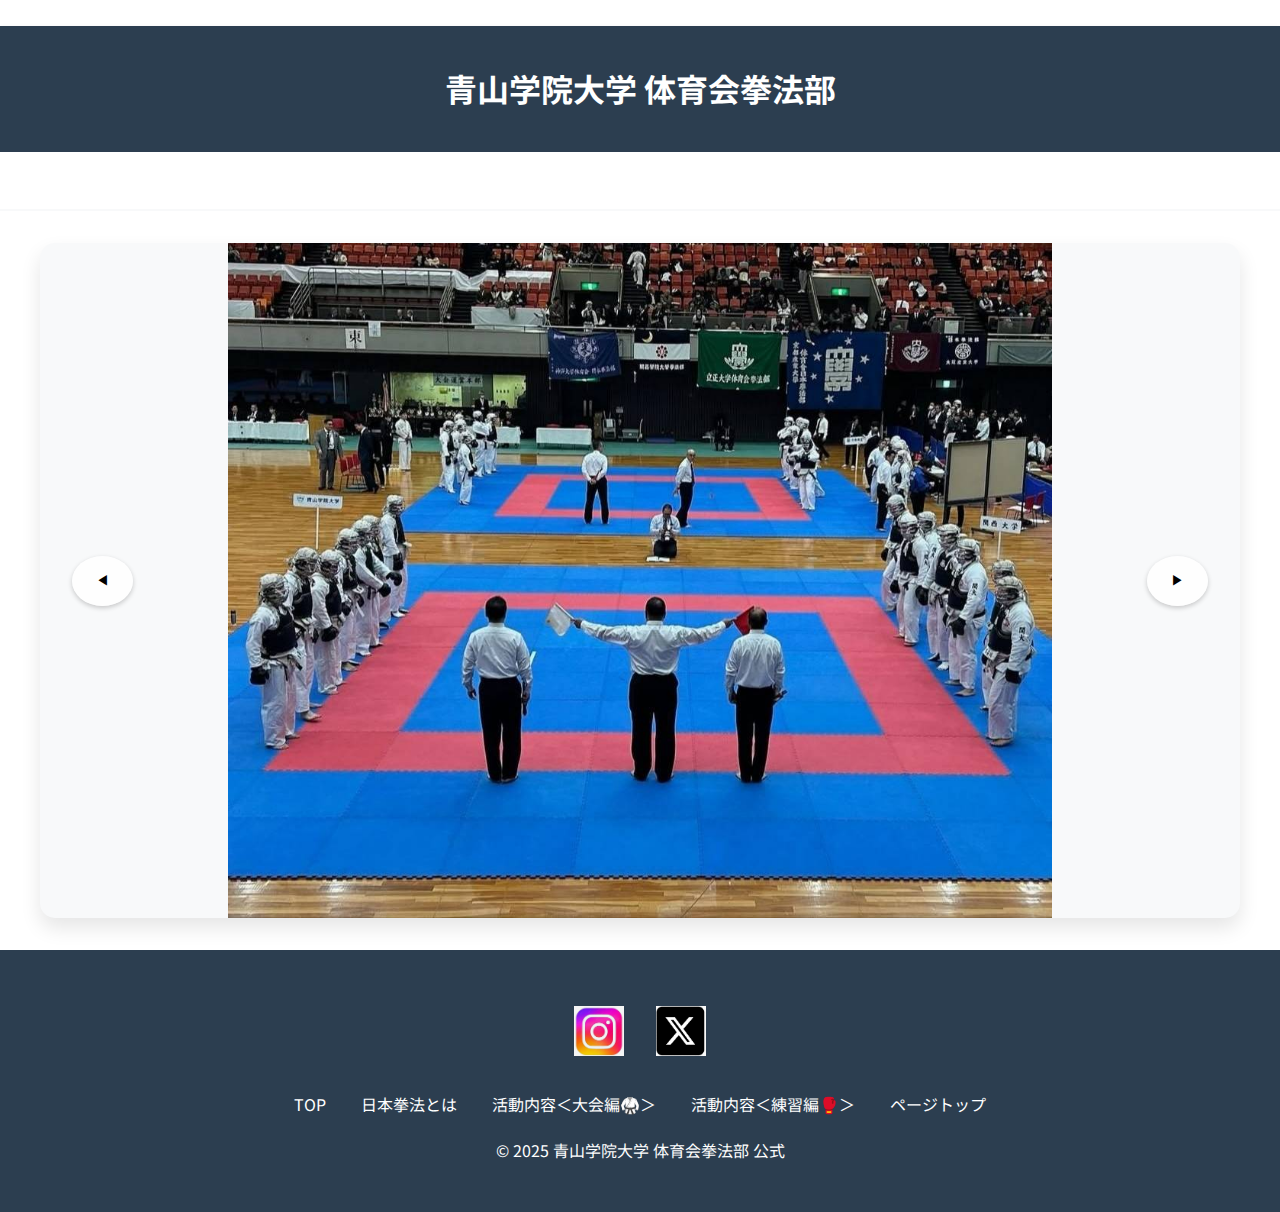
<file: index.html>
<!DOCTYPE html>
<!-- このファイルがHTML5で書かれていることを示す宣言 -->
<html lang="ja">
<head>
    <!-- 文字コードをUTF-8（日本語対応）に設定 -->
    <meta charset="utf-8">

    <meta name="google-site-verification" content="X-j-ZKu-HYowFeCpOQ0DUWsedhhud0iMwY3LYeULemM" />
    <meta name="description" content="青山学院大学 体育会拳法部の公式サイト。活動内容、大会記録などを掲載しています。">
　　<meta name="keywords" content="青山学院大学, 拳法部, 体育会, 大学拳法, 大会記録">
　　<meta name="author" content="青山学院大学体育会拳法部">

    <!-- スマホやタブレットでも見やすく表示するための設定 -->
    <meta name="viewport" content="width=device-width, initial-scale=1.0">
    
    <!-- ブラウザのタブに表示されるタイトル -->
    <title>体育会拳法部公式 TOP｜青山学院大学</title>
    
    <!-- 日本語フォント「Noto Sans JP」をGoogleから読み込む -->
    <link href="https://fonts.googleapis.com/css2?family=Noto+Sans+JP:wght@400;500;700&display=swap" rel="stylesheet">
    
    <!-- 外部スタイルシートを読み込む -->
    <link rel="stylesheet" href="style.css">
</head>
<body>
    <!-- サイトの一番上に表示されるヘッダー -->
    <header class="header">
        <h1>青山学院大学 体育会拳法部</h1>
    </header>

    <!-- ナビゲーション（ページ内リンクのメニュー） -->
    <nav class="nav-container">
        <ul class="nav-menu">
            <!-- 各ページへのリンク -->
            <li><a href="index.html">TOP</a></li>
            <li><a href="about.html">日本拳法とは</a></li>
            <li><a href="members.html">活動内容＜大会編🥋＞</a></li>
            <li><a href="contents.html">活動内容＜練習編🥊＞</a></li>
        </ul>
    </nav>

    <!-- スライドショー（画像が切り替わる部分） -->
    <div class="slideshow-container">
        <!-- 表示中の画像 -->
        <img id="slideshow" 
             class="slide-image"
             src="images/top/整列.jpeg" 
             alt="活動風景">
        
        <!-- 左右の切り替えボタン -->
        <button class="slide-button prev" onclick="changeSlide(-1)">◀</button>
        <button class="slide-button next" onclick="changeSlide(1)">▶</button>
    </div>

    <!-- フッター（ページの下部） -->
    <footer class="footer">
        <!-- SNSリンク -->
        <div class="social-links">
            <a href="https://www.instagram.com/agu_kempo/" target="_blank">
                <img src="images/top/instagram_icon.png" 
                     class="social-icon" 
                     alt="公式Instagram">
            </a>
            <a href="https://x.com/agu_kempo" target="_blank">
                <img src="images/top/x_icon.png" 
                     class="social-icon" 
                     alt="公式X（旧Twitter）">
            </a>
        </div>
        
        <!-- フッター内のメニュー -->
        <nav class="footer-nav">
            <a href="index.html">TOP</a>
            <a href="about.html">日本拳法とは</a>
            <a href="members.html">活動内容＜大会編🥋＞</a>
            <a href="contents.html">活動内容＜練習編🥊＞</a>
            <a href="#top">ページトップ</a>
        </nav>

        <!-- 著作権表記 -->
        <p class="copyright">
            © 2025 青山学院大学 体育会拳法部 公式<br>
        </p>
    </footer>

    <!-- スライドショーの動作をコントロールするJavaScript -->
    <script>
        // 表示する画像の一覧
        const images = [
           
            "images/top/整列.jpeg",  
            "images/top/エンジン.png",  
            "images/top/集合.png"  
        ];

        let currentIndex = 0; // 現在表示している画像の番号
        const slideshow = document.getElementById('slideshow');

        // スライドを切り替える関数（directionは-1または+1）
        function changeSlide(direction) {
            // 画像の番号を更新（ループするようにする）
            currentIndex = (currentIndex + direction + images.length) % images.length;
            // 一度画像を薄くしてから新しい画像に切り替える
            slideshow.style.opacity = 0;
            setTimeout(() => {
                slideshow.src = images[currentIndex];
                slideshow.style.opacity = 1;
            }, 300); // 0.3秒後に画像切り替え
        }

        // 5秒ごとに次の画像に自動で切り替える
        setInterval(() => changeSlide(1), 5000);
    </script>
</body>
</html>
</file>
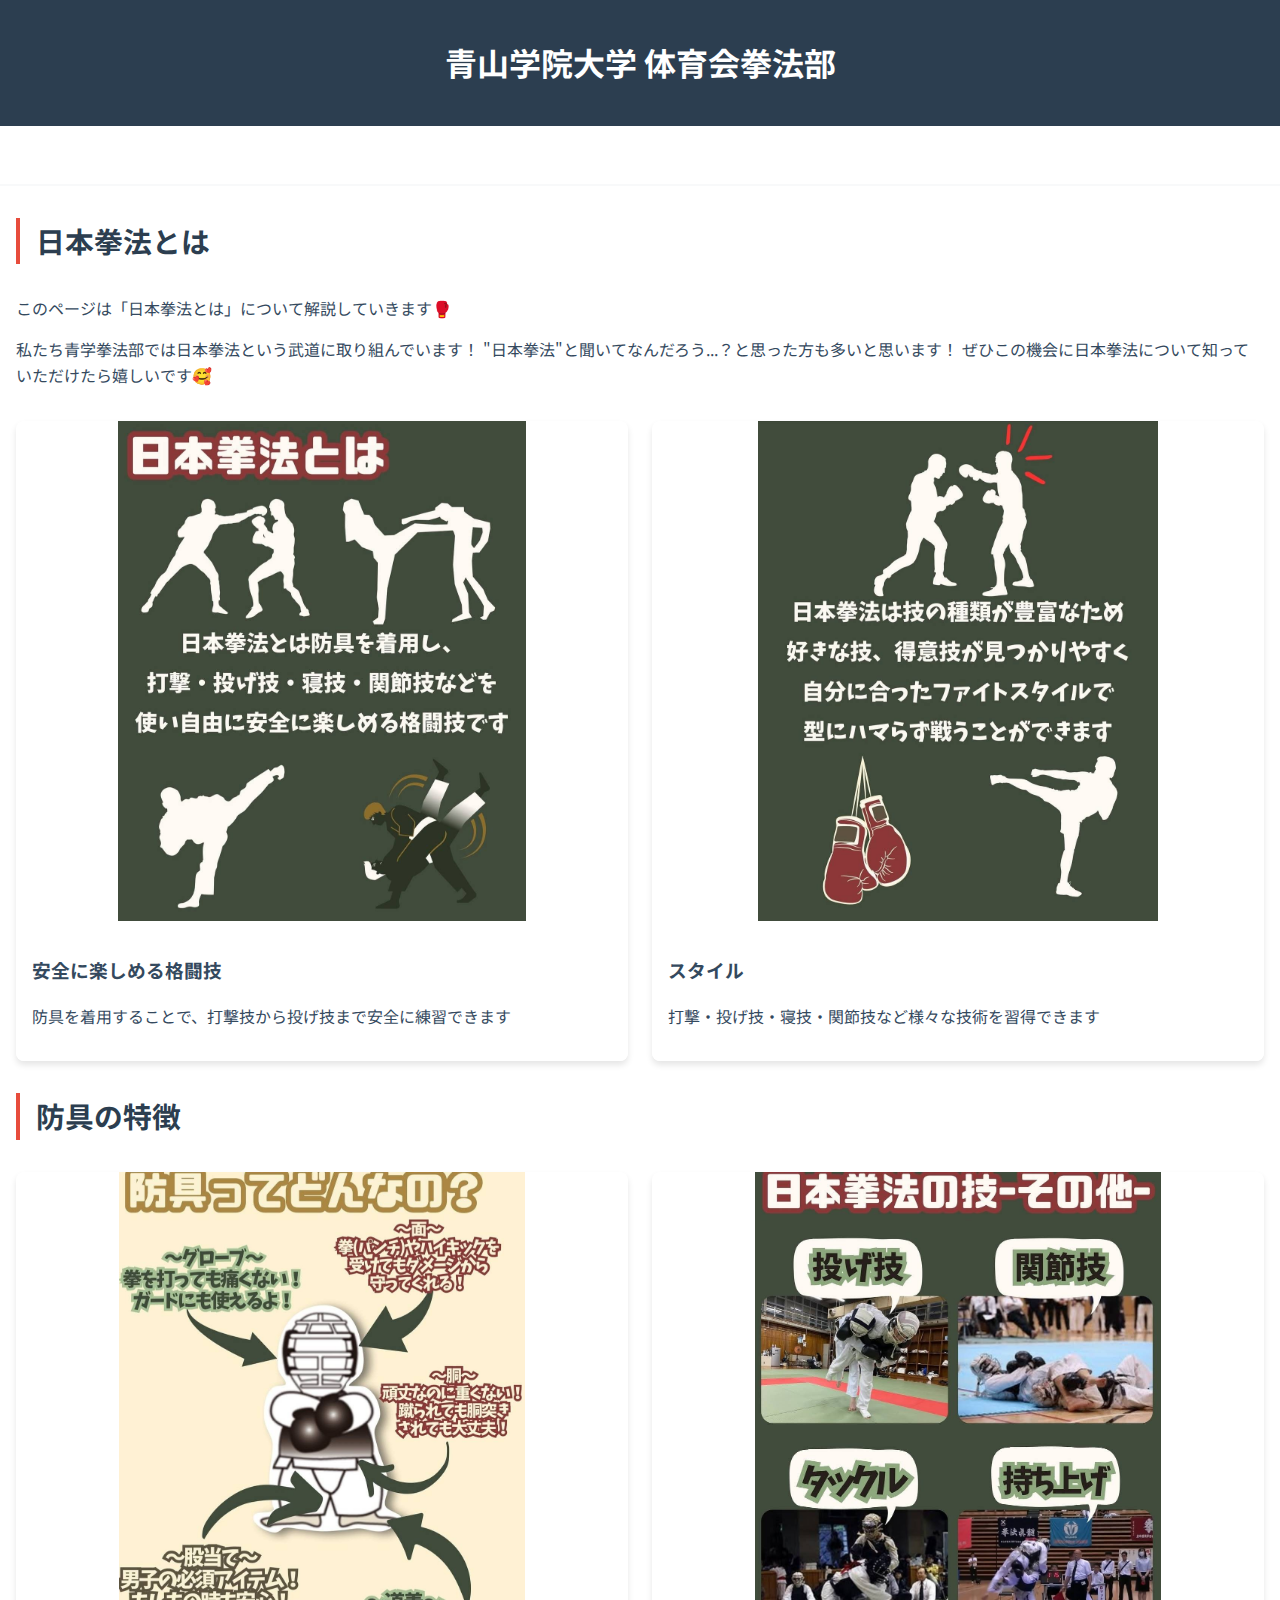
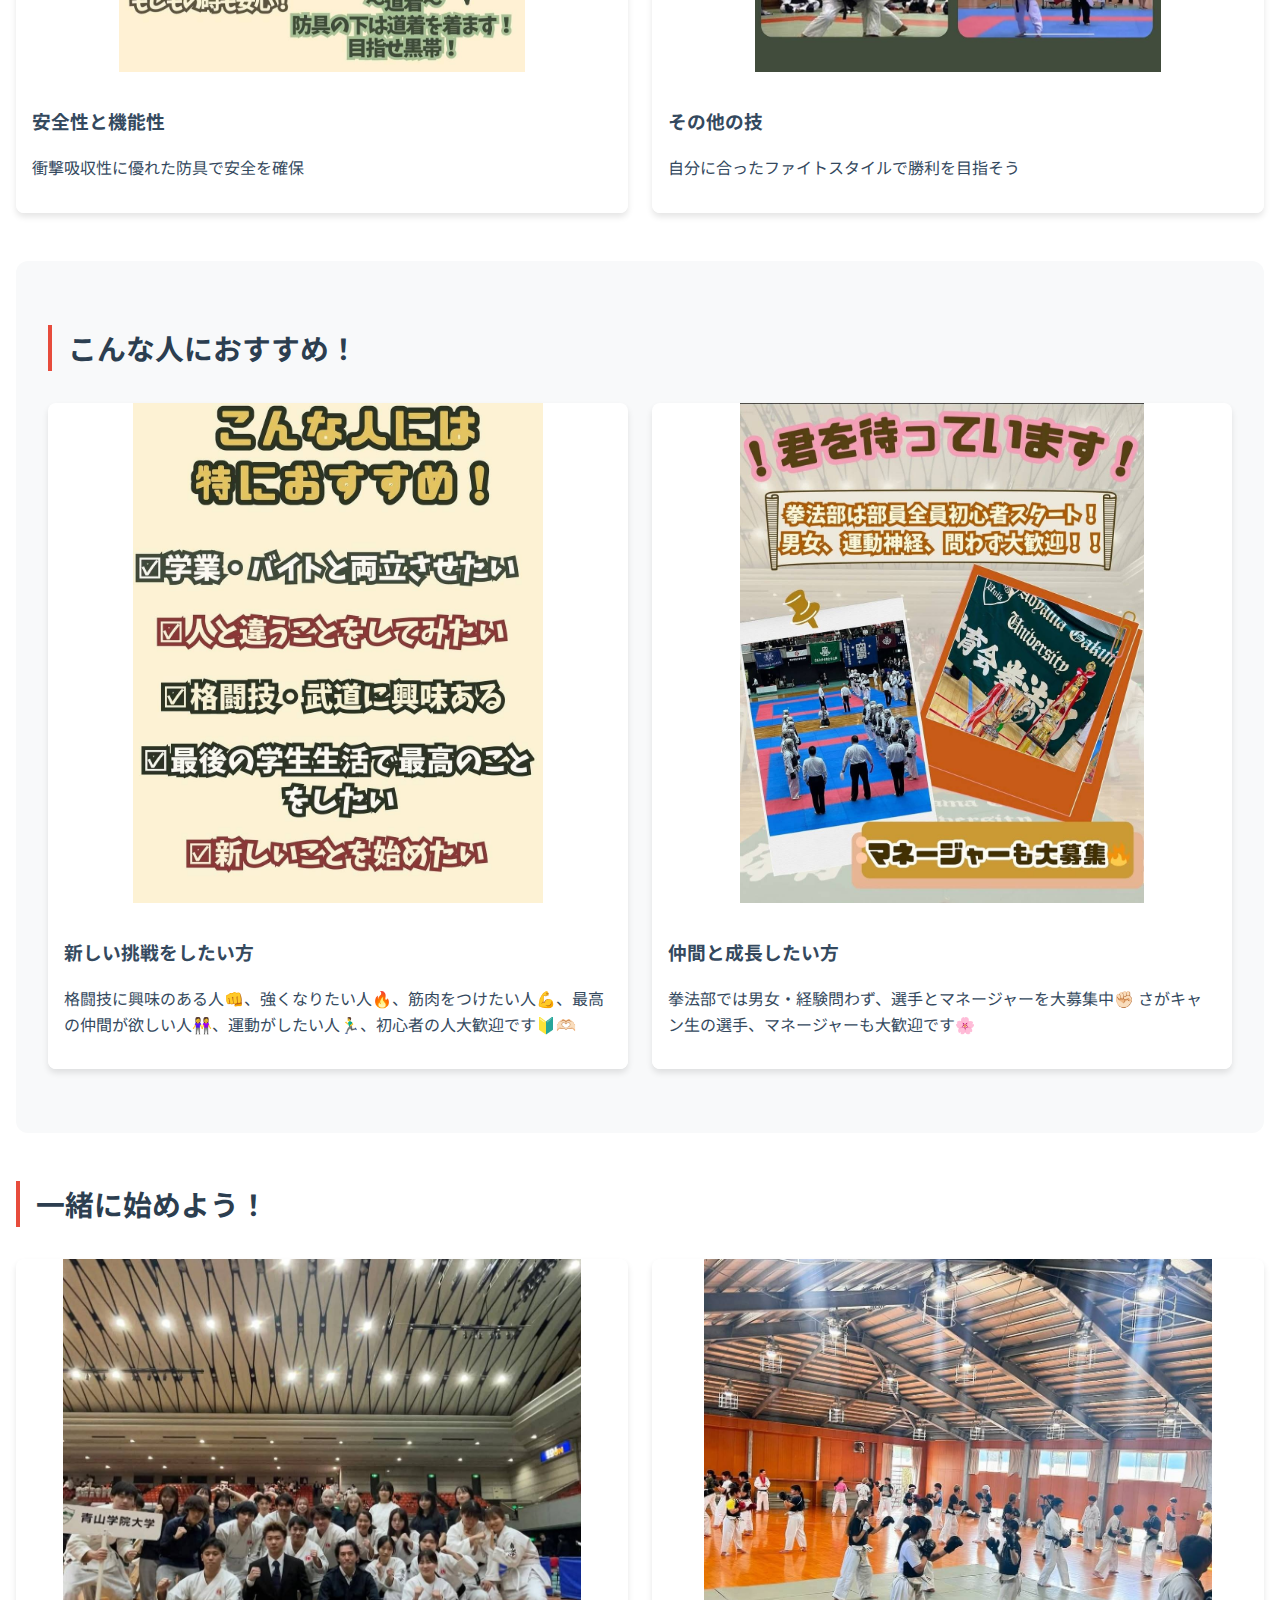
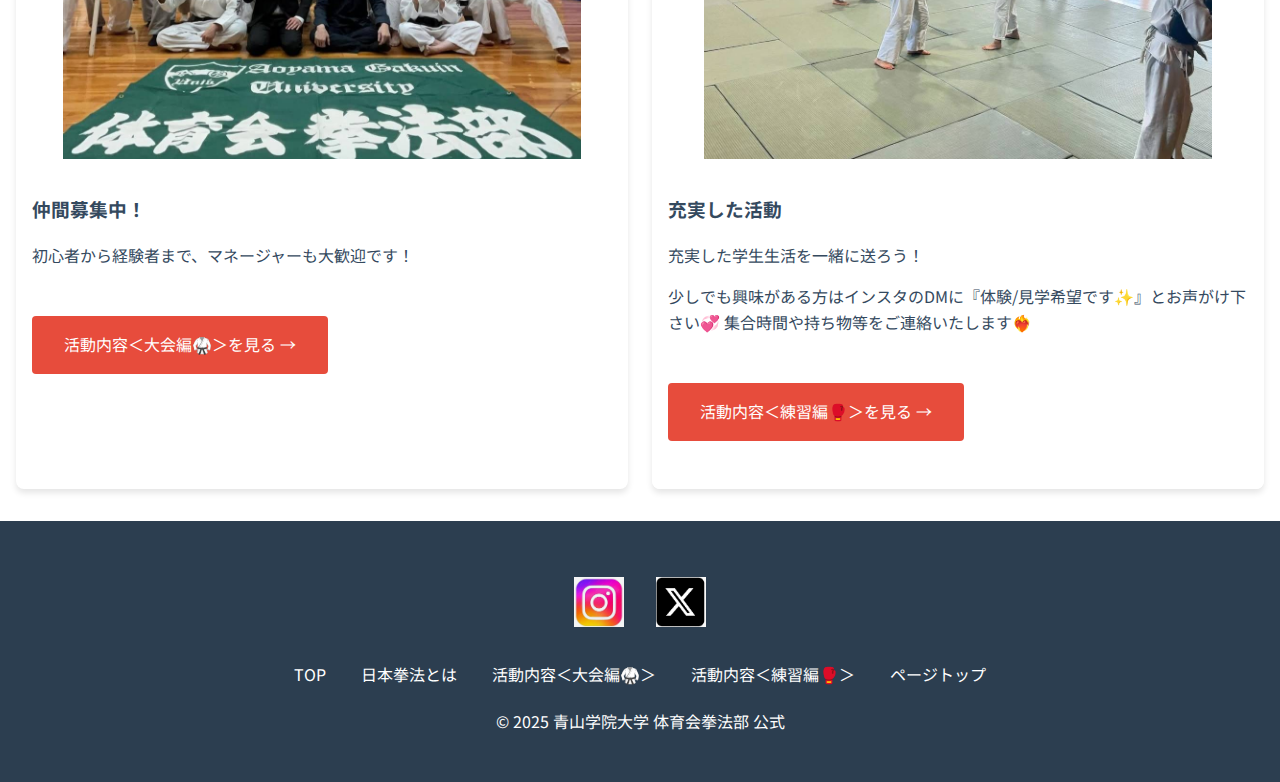
<file: about.html>
<!DOCTYPE html>
<!-- このHTML文書がHTML5で書かれていることを指定します -->
<html lang="ja">
<!-- HTML文書の言語が日本語であることを示します -->

<head>
    <!-- 文字コードをUTF-8（日本語も含めて様々な文字に対応）に設定 -->
    <meta charset="utf-8">
    <!-- スマホなどでも見やすく表示するための設定 -->
    <meta name="viewport" content="width=device-width, initial-scale=1.0">
    <!-- ブラウザのタブに表示されるページのタイトル -->
    <title>日本拳法とは｜青山学院大学 体育会拳法部</title>
    <!-- CSSファイル（デザイン用のファイル）を読み込み -->
    <link rel="stylesheet" href="about.css">
    <!-- Webフォント（見た目を良くする文字）を読み込み -->
    <link href="https://fonts.googleapis.com/css2?family=Noto+Sans+JP:wght@400;500;700&display=swap" rel="stylesheet">
</head>

<body>
    <!-- サイトの上部にあるタイトルエリア -->
    <header class="header">
        <h1>青山学院大学 体育会拳法部</h1>
    </header>

    <!-- ナビゲーション（ページ移動用のメニュー） -->
    <nav class="nav-container">
        <ul class="nav-menu">
            <!-- メニューの各項目（他のページへ移動できます） -->
            <li><a href="index.html">TOP</a></li>
            <li><a href="about.html">日本拳法とは</a></li>
            <li><a href="members.html">活動内容＜大会編🥋＞</a></li>
            <li><a href="contents.html">活動内容＜練習編🥊＞</a></li>
        </ul>
    </nav>

    <!-- メインの内容（中央部分） -->
    <main class="main-container">
        <!-- 日本拳法の紹介セクション -->
        <section>
            <h2 class="section-title">日本拳法とは</h2>
            <p>このページは「日本拳法とは」について解説していきます🥊</p>
            <p>私たち青学拳法部では日本拳法という武道に取り組んでいます！
                "日本拳法"と聞いてなんだろう...？と思った方も多いと思います！
                ぜひこの機会に日本拳法について知っていただけたら嬉しいです🥰</p>

            <!-- 画像と説明を2列に並べるエリア -->
            <div class="image-grid">
                <!-- 1枚目の画像と説明 -->
                <div class="image-card">
                    <img src="images/about/説明1.jpg" alt="青山学院大学 体育会 拳法部 日本拳法">
                    <div class="image-content">
                        <h3>安全に楽しめる格闘技</h3>
                        <p>防具を着用することで、打撃技から投げ技まで安全に練習できます</p>
                    </div>
                </div>
                <!-- 2枚目の画像と説明 -->
                <div class="image-card">
                    <img src="images/about/説明2.jpg" alt="多様な技のバリエーション">
                    <div class="image-content">
                        <h3>スタイル</h3>
                        <p>打撃・投げ技・寝技・関節技など様々な技術を習得できます</p>
                    </div>
                </div>
            </div>
        </section>

        <!-- 防具について紹介するセクション -->
        <section>
            <h2 class="section-title">防具の特徴</h2>
            <div class="image-grid">
                <div class="image-card">
                    <img src="images/about/説明3.jpg" alt="防具の詳細説明">
                    <div class="image-content">
                        <h3>安全性と機能性</h3>
                        <p>衝撃吸収性に優れた防具で安全を確保</p>
                    </div>
                </div>
                <div class="image-card">
                    <img src="images/about/説明4.jpg" alt="その他の技">
                    <div class="image-content">
                        <h3>その他の技</h3>
                        <p>自分に合ったファイトスタイルで勝利を目指そう</p>
                    </div>
                </div>
            </div>
        </section>

        <!-- 日本拳法が向いている人を紹介するセクション -->
        <section class="recommend-section">
            <h2 class="section-title">こんな人におすすめ！</h2>
            <div class="image-grid">
                <div class="image-card">
                    <img src="images/about/説明5.jpg" alt="おすすめポイント1">
                    <div class="image-content">
                        <h3>新しい挑戦をしたい方</h3>
                        <p>格闘技に興味のある人👊、強くなりたい人🔥、筋肉をつけたい人💪、最高の仲間が欲しい人👭、運動がしたい人🏃‍♂️、初心者の人大歓迎です🔰🫶🏻</p>
                    </div>
                </div>
                <div class="image-card">
                    <img src="images/about/説明6.jpg" alt="おすすめポイント2">
                    <div class="image-content">
                        <h3>仲間と成長したい方</h3>
                        <p>拳法部では男女・経験問わず、選手とマネージャーを大募集中✊🏻
                            さがキャン生の選手、マネージャーも大歓迎です🌸
                        </p>
                    </div>
                </div>
            </div>
        </section>

        <!-- 最後の募集メッセージセクション -->
        <section>
            <h2 class="section-title">一緒に始めよう！</h2>
            <div class="image-grid">
                <div class="image-card">
                    <img src="images/top/集合.png" alt="青山学院大学 体育会拳法部 部員">
                    <div class="image-content">
                        <h3>仲間募集中！</h3>
                        <p>初心者から経験者まで、マネージャーも大歓迎です！</p>
                        <!-- 大会編のページへリンク -->
                        <a href="members.html" class="cta-button">活動内容＜大会編🥋＞を見る →</a>
                    </div>
                </div>
                <div class="image-card">
                    <img src="images/about/練習.jpg" alt="青山学院大学 体育会 拳法部 日常練習の様子">
                    <div class="image-content">
                        <h3>充実した活動</h3>
                        <p>充実した学生生活を一緒に送ろう！</p>
                        <p>少しでも興味がある方はインスタのDMに『体験/見学希望です✨』とお声がけ下さい💞
                           集合時間や持ち物等をご連絡いたします❤️‍🔥</p>
                        <!-- 練習編のページへリンク -->
                        <a href="contents.html" class="cta-button">活動内容＜練習編🥊＞を見る →</a>
                    </div>
                </div>
            </div>
        </section>
    </main>

    <!-- フッター（ページの一番下） -->
    <footer class="footer">
        <!-- SNSのリンク（InstagramとX） -->
        <div class="social-links">
            <a href="https://www.instagram.com/agu_kempo/" target="_blank">
                <img src="images/top/instagram_icon.png" 
                     class="social-icon" 
                     alt="公式Instagram">
            </a>
            <a href="https://x.com/agu_kempo" target="_blank">
                <img src="images/top/x_icon.png" 
                     class="social-icon" 
                     alt="公式X（旧Twitter）">
            </a>
        </div>

        <!-- フッターのナビゲーション -->
        <nav class="footer-nav">
            <a href="index.html">TOP</a>
            <a href="about.html">日本拳法とは</a>
            <a href="members.html">活動内容＜大会編🥋＞</a>
            <a href="contents.html">活動内容＜練習編🥊＞</a>
            <a href="#top">ページトップ</a>
        </nav>

        <!-- コピーライト（著作権表記） -->
        <p class="copyright">
            © 2025 青山学院大学 体育会拳法部 公式<br>
        </p>
    </footer>
</body>
</html>
</file>
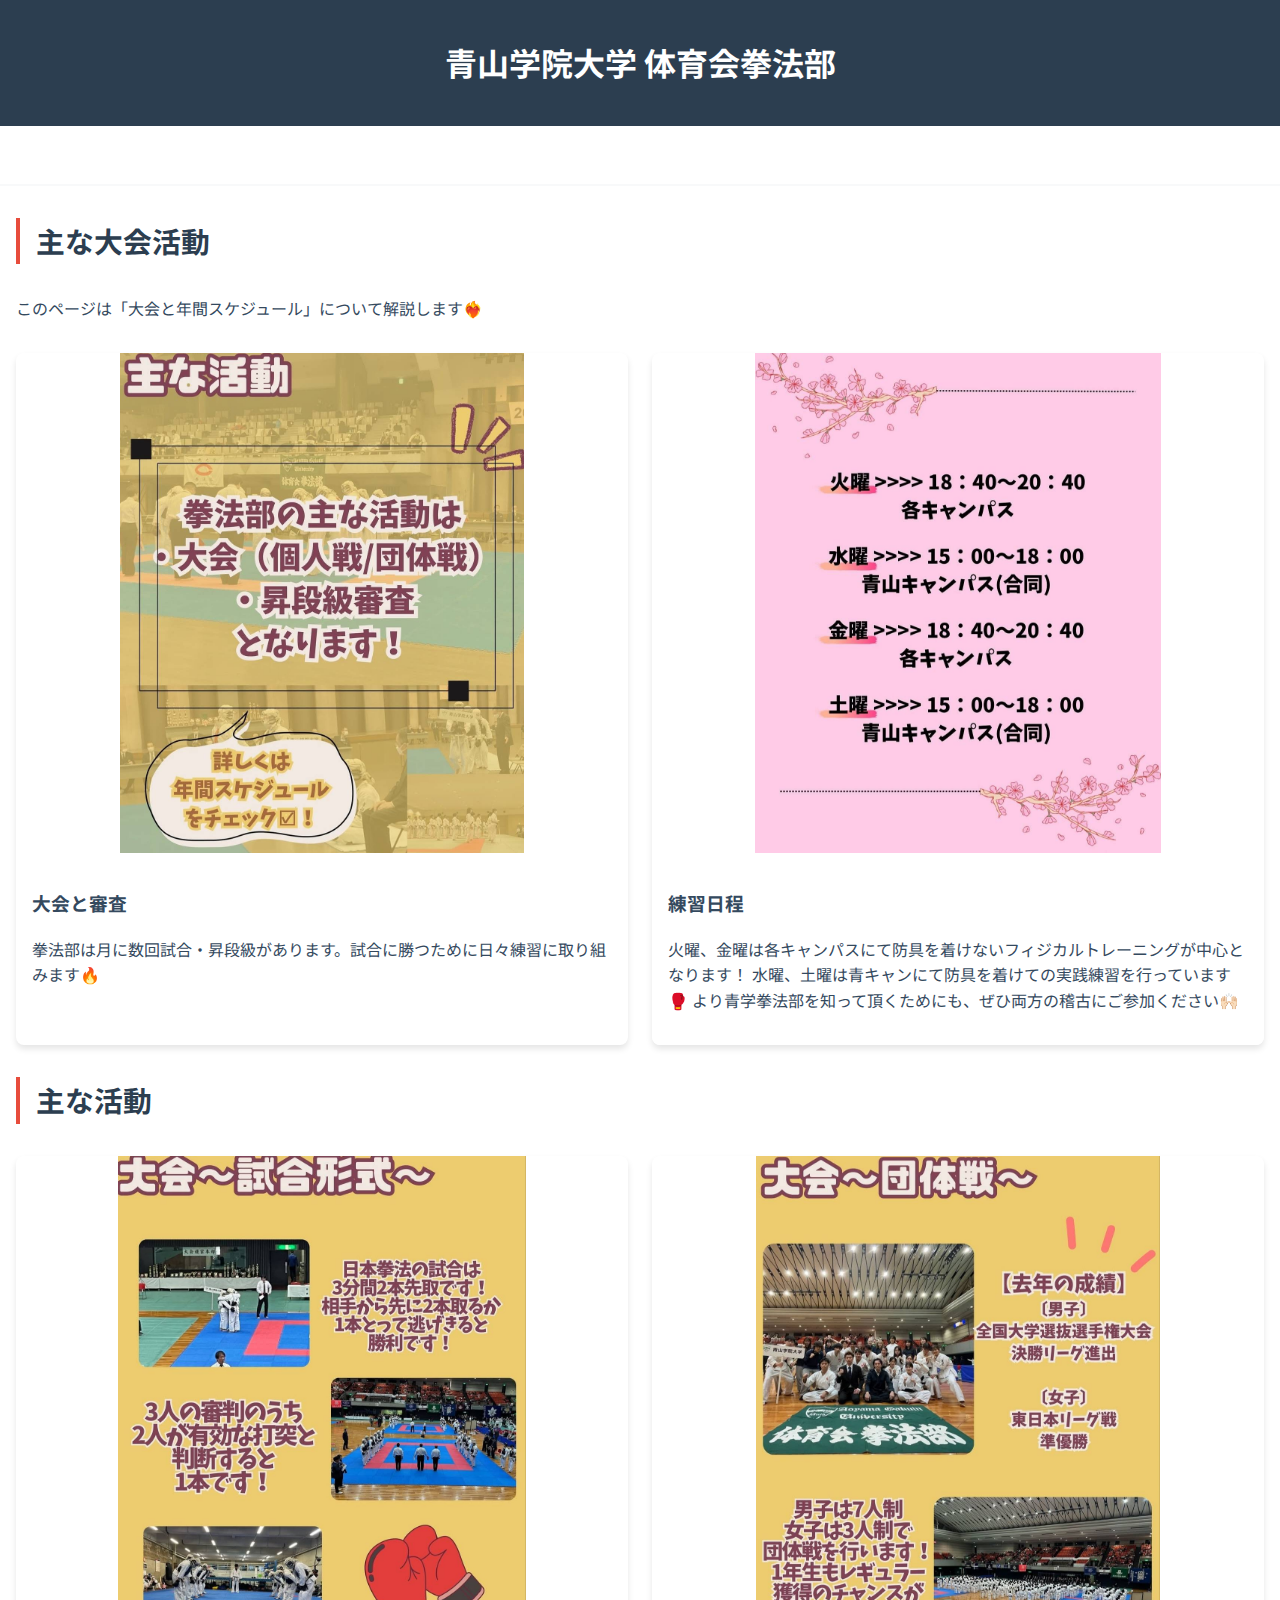
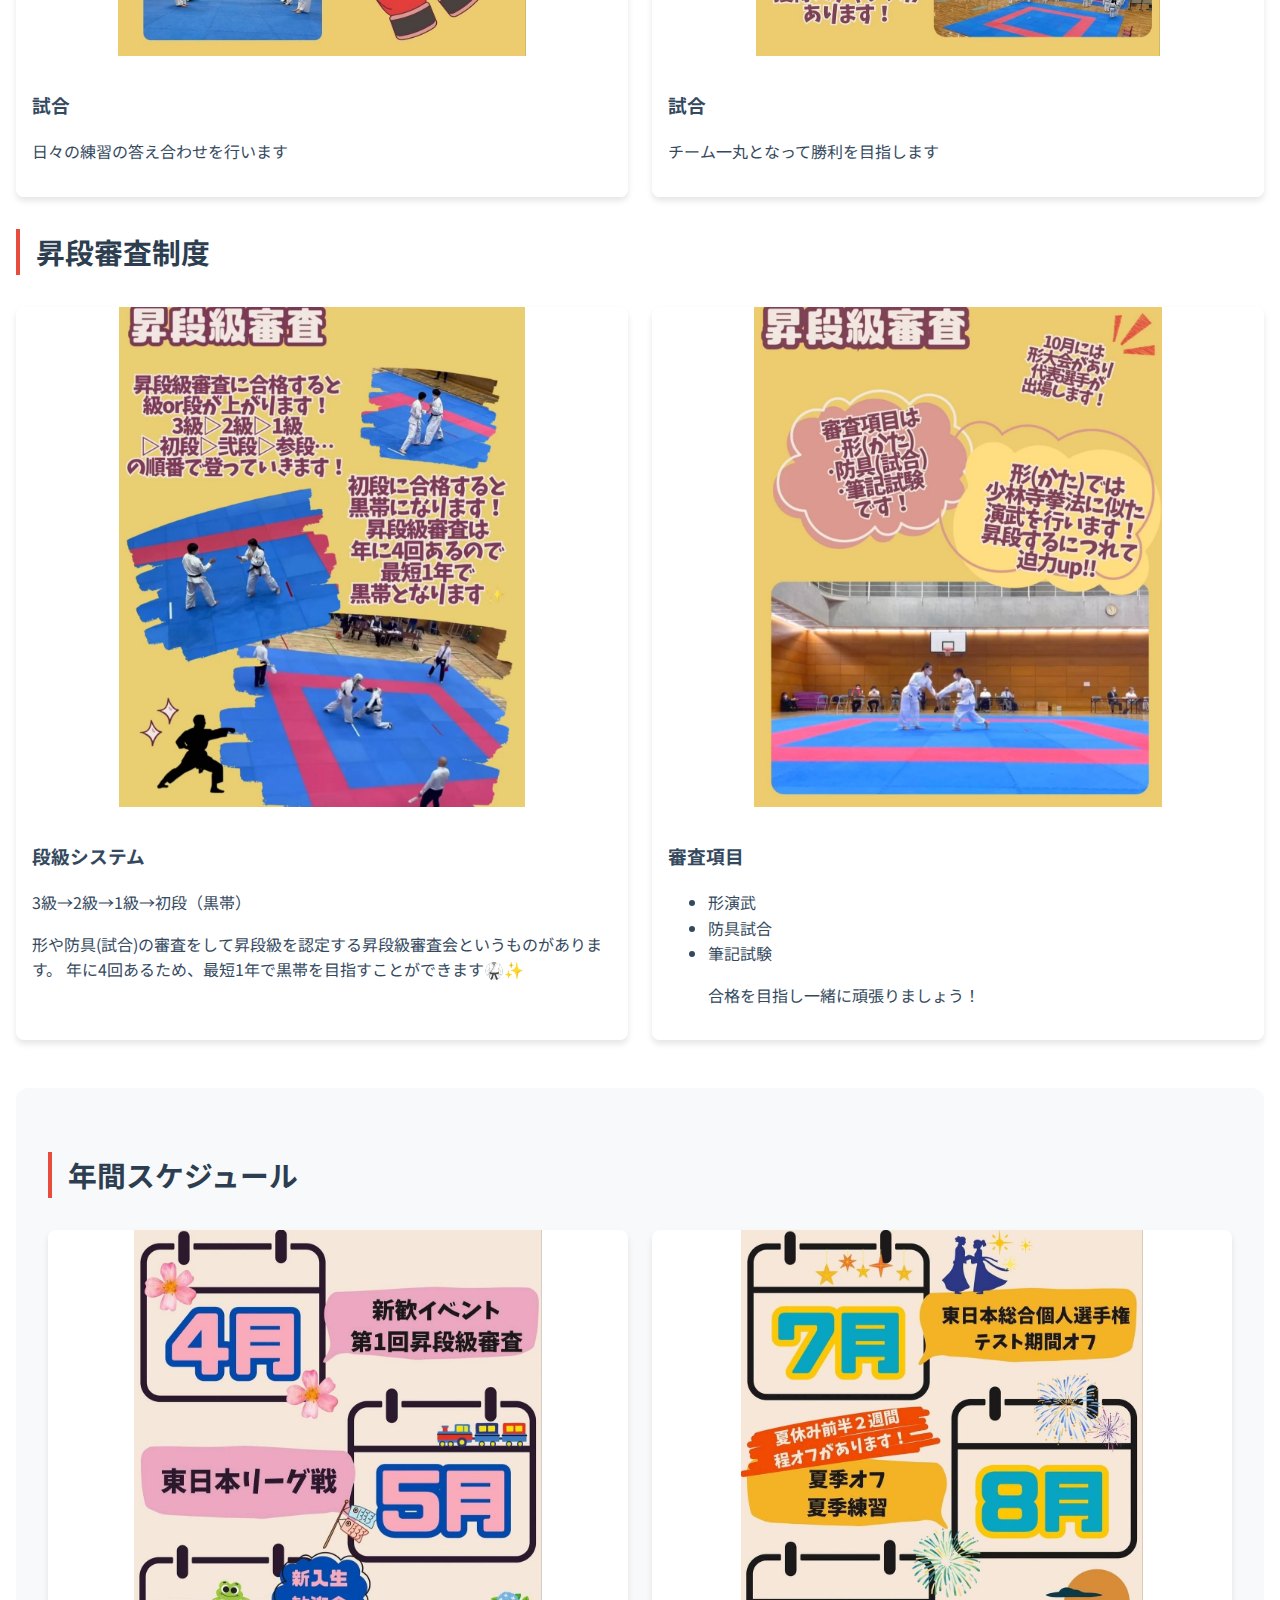
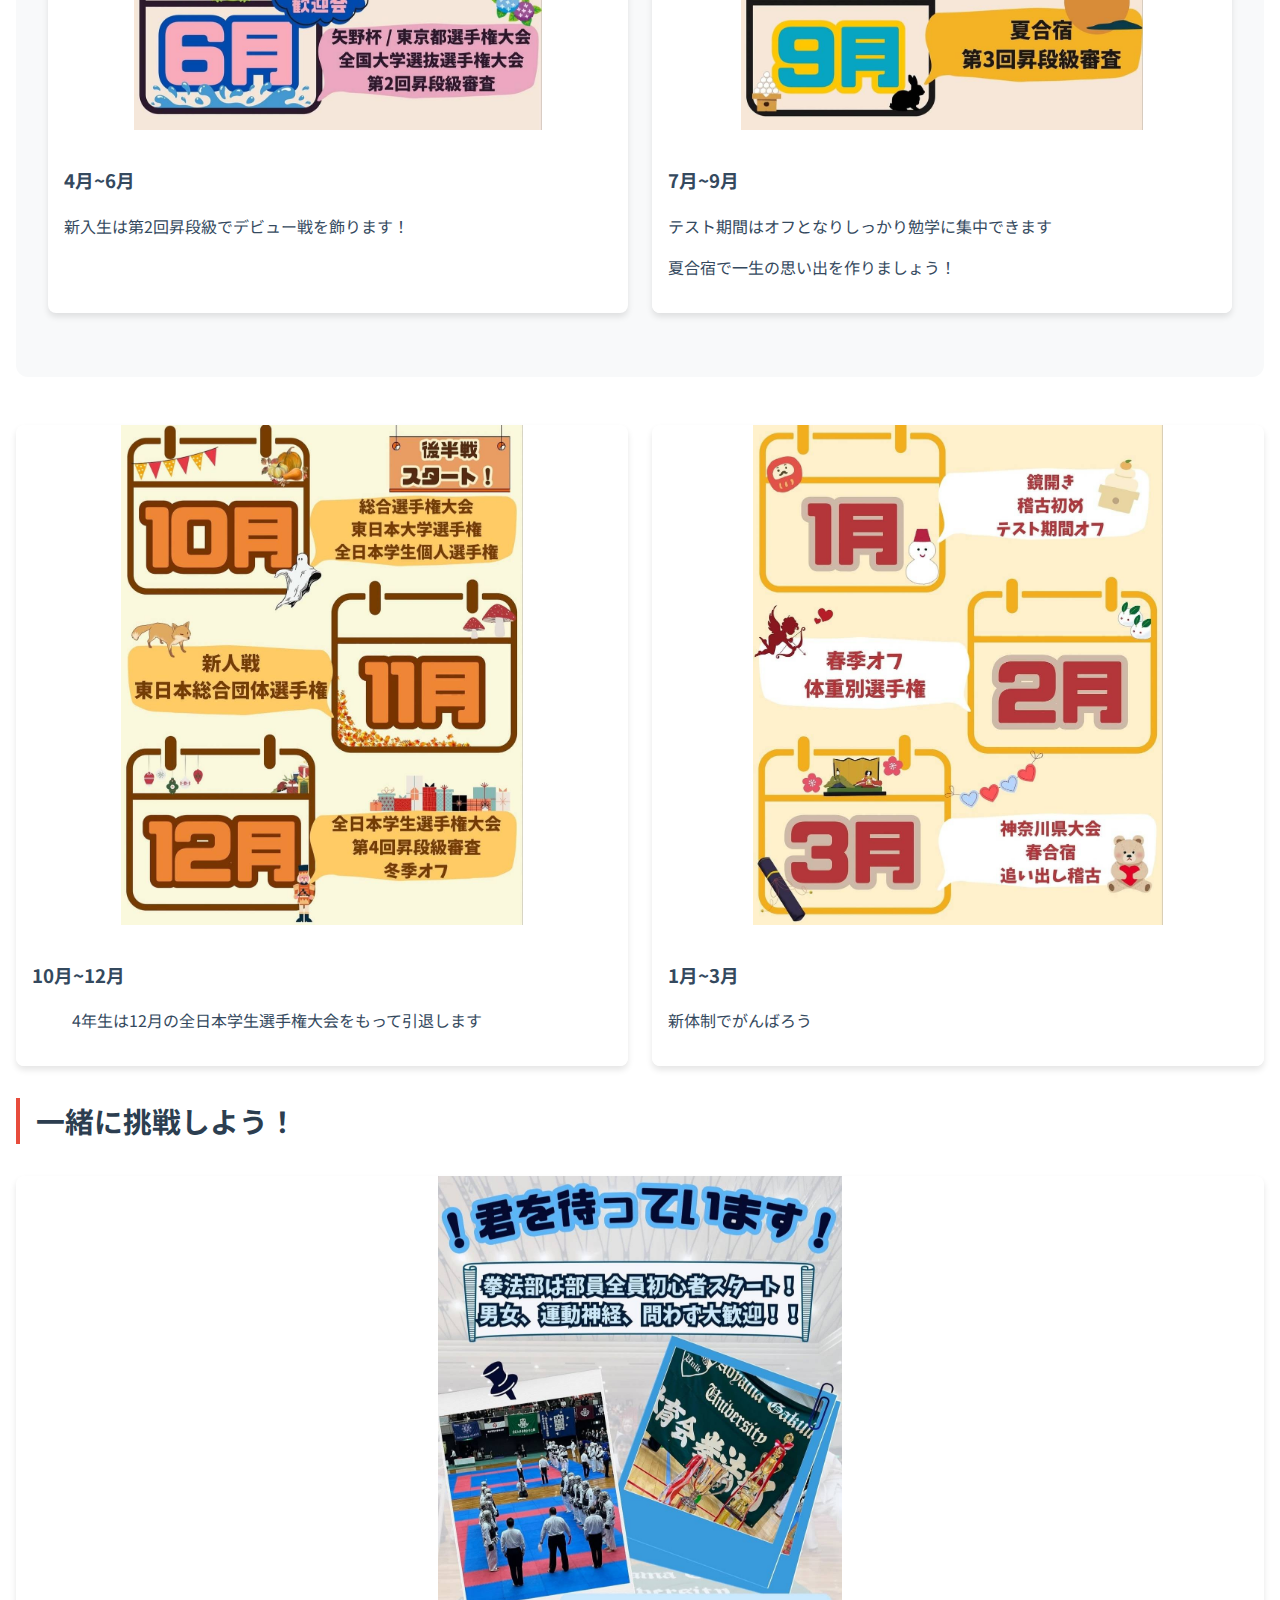
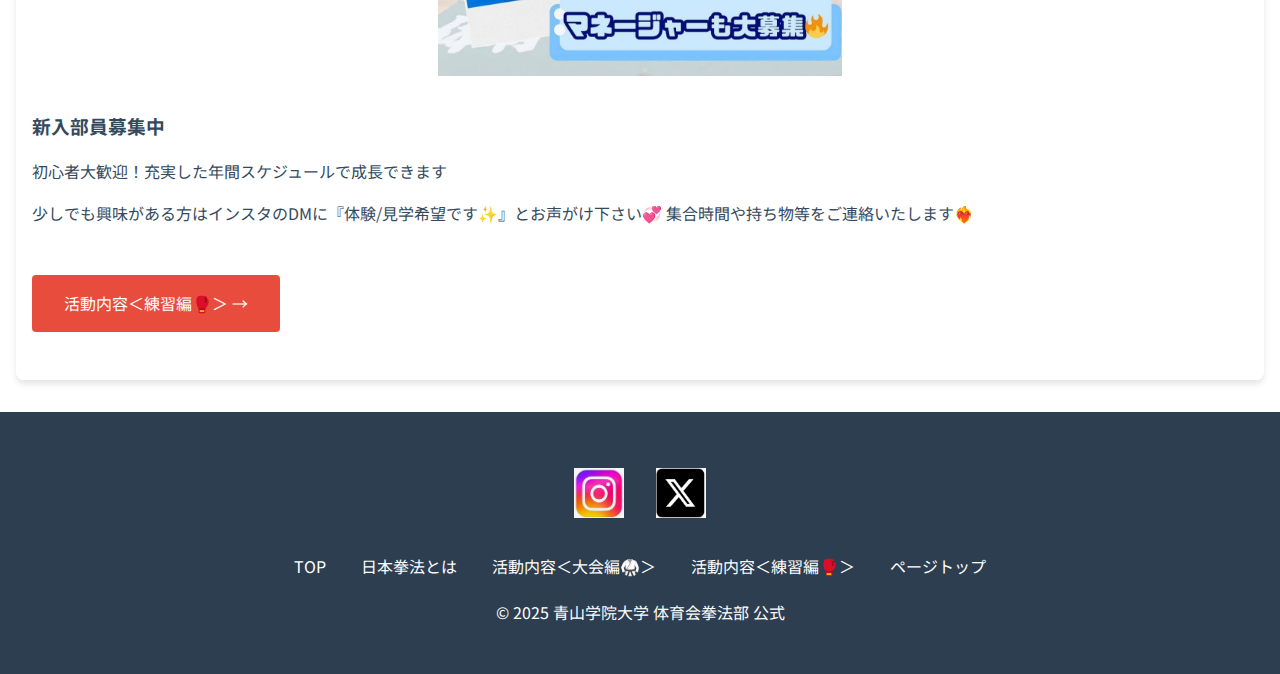
<file: members.html>
<!DOCTYPE html>
<!-- このHTMLがHTML5で書かれていることを宣言しています -->

<html lang="ja">
<!-- ページの言語が日本語であることを示しています -->

<head>
    <!-- 文字コードをUTF-8に設定：日本語などマルチバイト文字に対応 -->
    <meta charset="utf-8">

    <!-- モバイル端末でも正しく表示されるように画面幅を調整 -->
    <meta name="viewport" content="width=device-width, initial-scale=1.0">

    <!-- ページのタイトル（タブや検索結果に表示される） -->
    <title>活動内容＜大会編🥋＞｜青山学院大学 体育会拳法部</title>

    <!-- 外部のCSSファイル（about.css）を読み込んでスタイルを適用 -->
    <link rel="stylesheet" href="about.css">

    <!-- Googleフォントの「Noto Sans JP」を読み込んで日本語表示をきれいに -->
    <link href="https://fonts.googleapis.com/css2?family=Noto+Sans+JP:wght@400;500;700&display=swap" rel="stylesheet">
</head>

<body>
    <!-- ヘッダー部分：サイト名やタイトルを表示 -->
    <header class="header">
        <h1>青山学院大学 体育会拳法部</h1>
    </header>

    <!-- ナビゲーションメニュー：他のページへのリンク -->
    <nav class="nav-container">
        <ul class="nav-menu">
            <li><a href="index.html">TOP</a></li>
            <li><a href="about.html">日本拳法とは</a></li>
            <li><a href="members.html">活動内容＜大会編🥋＞</a></li>
            <li><a href="contents.html">活動内容＜練習編🥊＞</a></li>
        </ul>
    </nav>

    <!-- メインコンテンツ部分 -->
    <main class="main-container">

        <!-- セクション1：大会活動の紹介 -->
        <section>
            <h2 class="section-title">主な大会活動</h2>
            <p>このページは「大会と年間スケジュール」について解説します❤️‍🔥</p>

            <!-- 画像と説明のセットを2つ表示 -->
            <div class="image-grid">
                <!-- 1枚目の画像と説明 -->
                <div class="image-card">
                    <img src="images/members/大会1.jpg" alt="主な活動">
                    <div class="image-content">
                        <h3>大会と審査</h3>
                        <p>拳法部は月に数回試合・昇段級があります。試合に勝つために日々練習に取り組みます🔥</p>
                    </div>
                </div>
                <!-- 2枚目の画像と説明 -->
                <div class="image-card">
                    <img src="images/members/予定0.jpg" alt="試合形式">
                    <div class="image-content">
                        <h3>練習日程</h3>
                        <p>火曜、金曜は各キャンパスにて防具を着けないフィジカルトレーニングが中心となります！
                            水曜、土曜は青キャンにて防具を着けての実践練習を行っています🥊
                            より青学拳法部を知って頂くためにも、ぜひ両方の稽古にご参加ください🙌🏻</p>
                    </div>
                </div>
            </div>
        </section>

        <!-- セクション2：主な活動の紹介（試合） -->
        <section>
            <h2 class="section-title">主な活動</h2>
            <div class="image-grid">
                <!-- 試合の様子 -->
                <div class="image-card">
                    <img src="images/members/大会2.jpg" alt="青山学院大学 体育会拳法部 試合風景">
                    <div class="image-content">
                        <h3>試合</h3>
                        <p>日々の練習の答え合わせを行います</p>
                    </div>
                </div>
                <div class="image-card">
                    <img src="images/members/大会3.jpg" alt="青山学院大学 体育会 拳法部 試合形式">
                    <div class="image-content">
                        <h3>試合</h3>
                        <p>チーム一丸となって勝利を目指します</p>
                    </div>
                </div>
            </div>
        </section>

        <!-- セクション3：昇段審査制度について -->
        <section>
            <h2 class="section-title">昇段審査制度</h2>
            <div class="image-grid">
                <!-- 段級システムについて -->
                <div class="image-card">
                    <img src="images/members/大会4.jpg" alt="段級制度">
                    <div class="image-content">
                        <h3>段級システム</h3>
                        <p>3級→2級→1級→初段（黒帯）</p>
                        <p>形や防具(試合)の審査をして昇段級を認定する昇段級審査会というものがあります。
年に4回あるため、最短1年で黒帯を目指すことができます🥋✨</p>
                    </div>
                </div>
                <!-- 審査項目について -->
                <div class="image-card">
                    <img src="images/members/大会5.jpg" alt="審査内容">
                    <div class="image-content">
                        <h3>審査項目</h3>
                        <ul>
                            <li>形演武</li>
                            <li>防具試合</li>
                            <li>筆記試験</li>
                            <p> 合格を目指し一緒に頑張りましょう！</p>
                        </ul>
                    </div>
                </div>
            </div>
        </section>

        <!-- セクション4：年間スケジュール -->
        <section class="recommend-section">
            <h2 class="section-title">年間スケジュール</h2>
            <div class="image-grid">
                <!-- 4月〜6月 -->
                <div class="image-card">
                    <img src="images/members/予定1.jpg" alt="青山学院大学 体育会拳法部 年間　スケジュール 4-5月">
                    <div class="image-content">
                        <h3>4月~6月</h3>
                        <p> 新入生は第2回昇段級でデビュー戦を飾ります！</p>
                    </div>
                </div>
                <!-- 7月〜9月 -->
                <div class="image-card">
                    <img src="images/members/予定2.jpg" alt="青山学院大学 体育会拳法部 年間　スケジュール　6-8月">
                    <div class="image-content">
                        <h3>7月~9月</h3>
                        <p> テスト期間はオフとなりしっかり勉学に集中できます</p>
                        <p> 夏合宿で一生の思い出を作りましょう！</p>
                    </div>
                </div>
            </div>
        </section>

        <!-- セクション5：10月〜3月の予定 -->
        <section>
            <div class="image-grid">
                <!-- 10月〜12月 -->
                <div class="image-card">
                    <img src="images/members/予定3.jpg" alt="青山学院大学 体育会 拳法部 年間 スケジュール　9-12月">
                    <div class="image-content">
                        <h3>10月~12月</h3>
                        <ul>
                            <p>4年生は12月の全日本学生選手権大会をもって引退します</p>
                        </ul>
                    </div>
                </div>
                <!-- 1月〜3月 -->
                <div class="image-card">
                    <img src="images/members/予定4.jpg" alt="青山学院大学 体育会 拳法部 年間 スケジュール1-3月">
                    <div class="image-content">
                        <h3>1月~3月</h3>
                        <p>新体制でがんばろう</p>
                    </div>
                </div>
            </div>
        </section>

        <!-- セクション6：新入部員へのメッセージ -->
        <section>
            <h2 class="section-title">一緒に挑戦しよう！</h2>
            <div class="image-grid">
                <div class="image-card">
                    <img src="images/members/大会6.jpg" alt="青山学院大学 体育会 拳法部 入部案内">
                    <div class="image-content">
                        <h3>新入部員募集中</h3>
                        <p>初心者大歓迎！充実した年間スケジュールで成長できます</p>
                        <p>少しでも興味がある方はインスタのDMに『体験/見学希望です✨』とお声がけ下さい💞
                            集合時間や持ち物等をご連絡いたします❤️‍🔥</p>
                        <!-- 練習編のページへ誘導ボタン -->
                        <a href="contents.html" class="cta-button">活動内容＜練習編🥊＞ →</a>
                    </div>
                </div>
            </div>
        </section>
    </main>

    <!-- フッター部分：SNSリンクとナビゲーション -->
    <footer class="footer">
        <div class="social-links">
            <!-- Instagramへのリンク -->
            <a href="https://www.instagram.com/agu_kempo/" target="_blank">
                <img src="images/top/instagram_icon.png" class="social-icon" alt="公式Instagram">
            </a>
            <!-- X（旧Twitter）へのリンク -->
            <a href="https://x.com/agu_kempo" target="_blank">
                <img src="images/top/x_icon.png" class="social-icon" alt="公式X（旧Twitter）">
            </a>
        </div>

        <!-- フッターのナビゲーションリンク -->
        <nav class="footer-nav">
            <a href="index.html">TOP</a>
            <a href="about.html">日本拳法とは</a>
            <a href="members.html">活動内容＜大会編🥋＞</a>
            <a href="contents.html">活動内容＜練習編🥊＞</a>
            <a href="#top">ページトップ</a>
        </nav>

        <!-- コピーライトの表記 -->
        <p class="copyright">
            © 2025 青山学院大学 体育会拳法部 公式<br>
        </p>
    </footer>
</body>
</html>
</file>
<file: style.css>
/* ==========================
   カラーパレットとフォント
   ========================== */
   :root {
    --main-color: #2c3e50;
    --accent-color: #e74c3c;
    --light-gray: #f8f9fa;
    --dark-gray: #34495e;
    --font-main: 'Noto Sans JP', sans-serif;
}

/* ==========================
   基本スタイル
   ========================== */
body {
    font-family: var(--font-main);
    line-height: 1.6;
    color: var(--dark-gray);
    margin: 0;
    background: white;
}

/* ==========================
   ヘッダー
   ========================== */
.header {
    background: var(--main-color);
    color: white;
    padding: 1rem;
    text-align: center;
    box-shadow: 0 2px 5px rgba(0,0,0,0.1);
    animation: fadeInTop 0.8s ease-out;
}

/* ==========================
   ナビゲーション
   ========================== */
.nav-container {
    background: white;
    border-bottom: 2px solid var(--light-gray);
    position: sticky;
    top: 0;
    z-index: 100;
}

.nav-menu {
    max-width: 1200px;
    margin: 0 auto;
    padding: 1rem;
    display: flex;
    justify-content: center;
    gap: 2rem;
    list-style: none;
}

.nav-menu a {
    color: var(--dark-gray);
    text-decoration: none;
    font-weight: 500;
    padding: 0.5rem 1rem;
    border-radius: 4px;
    transition: all 0.3s ease;
    opacity: 0;
    animation: fadeIn 1s ease-out forwards;
}

.nav-menu a:hover {
    color: white;
    background: var(--accent-color);
    transform: translateY(-2px);
    box-shadow: 0 3px 6px rgba(0,0,0,0.1);
}

.nav-menu a:nth-child(1) { animation-delay: 0.4s; }
.nav-menu a:nth-child(2) { animation-delay: 0.5s; }
.nav-menu a:nth-child(3) { animation-delay: 0.6s; }
.nav-menu a:nth-child(4) { animation-delay: 0.7s; }

/* ==========================
   スライドショー
   ========================== */
.slideshow-container {
    max-width: 1200px;
    margin: 2rem auto;
    position: relative;
    overflow: hidden;
    border-radius: 15px;
    box-shadow: 0 10px 20px rgba(0,0,0,0.1);
    aspect-ratio: 16 / 9;
    background: var(--light-gray);
}

.slide-image {
    width: 100%;
    height: 100%;
    object-fit: contain;
    transition: opacity 0.5s ease-in-out;
}

.slide-button {
    position: absolute;
    top: 50%;
    transform: translateY(-50%);
    background: rgba(255,255,255,0.8);
    border: none;
    padding: 1rem 1.5rem;
    border-radius: 50%;
    cursor: pointer;
    transition: all 0.3s;
    box-shadow: 0 2px 5px rgba(0,0,0,0.2);
}

.slide-button:hover {
    background: var(--accent-color);
    color: white;
    transform: translateY(-50%) scale(1.1);
}

.prev { left: 2rem; }
.next { right: 2rem; }

/* ==========================
   フッター
   ========================== */
.social-container {
    text-align: center;
    padding: 3rem 0;
    background: var(--light-gray);
}

.footer {
    background: var(--main-color);
    color: white;
    padding: 2rem;
    text-align: center;
}

.social-links {
    display: flex;
    justify-content: center;
    gap: 2rem;
    margin: 1.5rem 0;
}

.social-icon {
    width: 50px;
    height: 50px;
    transition: transform 0.3s;
}

.social-icon:hover {
    transform: scale(1.2);
}

.footer-nav {
    display: flex;
    justify-content: center;
    flex-wrap: wrap;
    gap: 1rem;
    margin: 1rem 0;
}

.footer-nav a {
    color: white;
    text-decoration: none;
    transition: all 0.3s;
    padding: 0.3rem 0.6rem;
    border-radius: 4px;
}

.footer-nav a:hover {
    background: var(--accent-color);
    transform: translateY(-2px);
    box-shadow: 0 3px 6px rgba(0,0,0,0.1);
}

copyright {
    margin-top: 1.5rem;
    font-size: 0.9rem;
    opacity: 0.8;
}

/* ==========================
   レスポンシブ（スマホ対応）
   ========================== */
@media (max-width: 768px) {
    .nav-menu {
        flex-direction: column;
        align-items: center;
        gap: 1rem;
    }

    .slide-button {
        padding: 0.8rem;
        font-size: 1.2rem;
    }

    .footer-nav {
        flex-direction: column;
        align-items: center;
    }
}

/* ==========================
   アニメーション
   ========================== */
@keyframes fadeInTop {
    from { opacity: 0; transform: translateY(-20px); }
    to   { opacity: 1; transform: translateY(0); }
}

@keyframes fadeIn {
    from { opacity: 0; transform: translateY(10px); }
    to   { opacity: 1; transform: translateY(0); }
}
</file>
<file: about.css>
/* ===============================
   グローバル変数（色・フォント）
   =============================== */
   :root {
    --main-color: #2c3e50;
    --accent-color: #e74c3c;
    --light-gray: #f8f9fa;
    --dark-gray: #34495e;
    --font-main: 'Noto Sans JP', sans-serif;
}

/* ===============================
   全体の基本設定
   =============================== */
body {
    font-family: var(--font-main);
    line-height: 1.6;
    color: var(--dark-gray);
    margin: 0;
    background-color: #ffffff;
}

/* ===============================
   共通アニメーション
   =============================== */
@keyframes fadeIn {
    0% { opacity: 0; transform: translateY(-20px); }
    100% { opacity: 1; transform: translateY(0); }
}

@keyframes slideInFromLeft {
    0% { opacity: 0; transform: translateX(-50px); }
    100% { opacity: 1; transform: translateX(0); }
}

@keyframes fadeInScale {
    0% { opacity: 0; transform: scale(0.8); }
    100% { opacity: 1; transform: scale(1); }
}

/* ===============================
   ヘッダー
   =============================== */
.header {
    background: var(--main-color);
    color: white;
    padding: 1rem;
    text-align: center;
    box-shadow: 0 2px 5px rgba(0,0,0,0.1);
    animation: fadeIn 1s ease-out;
}

/* ===============================
   ナビゲーション
   =============================== */
.nav-container {
    background: white;
    border-bottom: 2px solid var(--light-gray);
    position: sticky;
    top: 0;
    z-index: 100;
    animation: fadeIn 1s ease-out;
}

.nav-menu {
    max-width: 1200px;
    margin: 0 auto;
    padding: 1rem;
    display: flex;
    justify-content: center;
    gap: 2rem;
    list-style: none;
}

.nav-menu a {
    color: var(--dark-gray);
    text-decoration: none;
    font-weight: 500;
    transition: all 0.3s;
    padding: 0.5rem 1rem;
    border-radius: 4px;
    opacity: 0;
    animation: fadeIn 1s ease-out forwards;
}

.nav-menu a:nth-child(1) { animation-delay: 0.5s; }
.nav-menu a:nth-child(2) { animation-delay: 0.6s; }
.nav-menu a:nth-child(3) { animation-delay: 0.7s; }
.nav-menu a:nth-child(4) { animation-delay: 0.8s; }

.nav-menu a:hover,
.footer-nav a:hover {
    color: white;
    background: var(--accent-color);
    transform: translateY(-2px);
    box-shadow: 0 3px 6px rgba(0,0,0,0.1);
}

/* ===============================
   メインコンテンツ
   =============================== */
.main-container {
    max-width: 1400px;
    margin: 2rem auto;
    padding: 0 1rem;
}

.section-title {
    color: var(--main-color);
    border-left: 4px solid var(--accent-color);
    padding-left: 1rem;
    margin: 2rem 0;
    font-size: 1.8rem;
    animation: slideInFromLeft 1s ease-out;
}



/* ===============================
   グリッド表示（画像カード）
   =============================== */
.image-grid {
    display: grid;
    grid-template-columns: repeat(auto-fit, minmax(300px, 1fr));
    gap: 1.5rem;
    margin: 2rem 0;
}

.image-card {
    border-radius: 8px;
    overflow: hidden;
    box-shadow: 0 4px 6px rgba(0,0,0,0.1);
    background: white;
    display: flex;
    flex-direction: column;
    animation: fadeIn 1s ease;
}

.image-card img {
    width: 100%;
    height: auto;
    object-fit: contain;
    border-radius: 12px;
    background-color: white;
    display: block;
}

.image-content {
    padding: 1rem;
    background: white;
}

/* ===============================
   おすすめセクション
   =============================== */
.recommend-section {
    background: var(--light-gray);
    padding: 2rem;
    border-radius: 12px;
    margin: 3rem 0;
}

/* ===============================
   フッター
   =============================== */
.social-container {
    text-align: center;
    padding: 3rem 0;
    background: var(--light-gray);
}

.footer {
    background: var(--main-color);
    color: white;
    padding: 2rem;
    text-align: center;
}

.social-links {
    display: flex;
    justify-content: center;
    gap: 2rem;
    margin: 1.5rem 0;
}

.social-icon {
    width: 50px;
    height: 50px;
    transition: transform 0.3s;
}

.social-icon:hover {
    transform: scale(1.2);
}

.footer-nav {
    display: flex;
    justify-content: center;
    flex-wrap: wrap;
    gap: 1rem;
    margin: 1rem 0;
}

.footer-nav a {
    color: white;
    text-decoration: none;
    transition: all 0.3s;
    padding: 0.3rem 0.6rem;
    border-radius: 4px;
}

.footer-nav a:hover {
    background: var(--accent-color);
    transform: translateY(-2px);
    box-shadow: 0 3px 6px rgba(0,0,0,0.1);
}

copyright {
    margin-top: 1.5rem;
    font-size: 0.9rem;
    opacity: 0.8;
}

/* ===============================
   CTAボタン
   =============================== */
.cta-button {
    display: inline-block;
    padding: 1rem 2rem;
    background: var(--accent-color);
    color: white;
    text-decoration: none;
    border-radius: 4px;
    transition: transform 0.3s ease, background-color 0.3s ease;
    margin: 2rem 0;
}

.cta-button:hover {
    background-color: var(--accent-color);
    transform: scale(1.1);
}

/* ===============================
   動画表示
   =============================== */
.video-section {
    margin: 3rem 0;
    text-align: center;
}

.video-wrapper {
    max-width: 800px;
    margin: 0 auto;
    padding: 1rem;
}

.video-wrapper video {
    width: 100%;
    height: auto;
    border-radius: 12px;
    box-shadow: 0 4px 8px rgba(0,0,0,0.2);
    animation: fadeInScale 1s ease-out;
}

/* ===============================
   レスポンシブ対応
   =============================== */
@media (max-width: 768px) {
    .nav-menu {
        flex-direction: column;
        align-items: center;
        gap: 1rem;
    }

    .slide-button {
        padding: 0.8rem;
        font-size: 1.2rem;
    }

    .footer-nav {
        flex-direction: column;
        align-items: center;
    }

    .image-card img {
        max-height: 100%;
    }
}

@media (min-width: 1024px) {
    .image-card img {
        max-height: 500px;
    }
}
</file>
